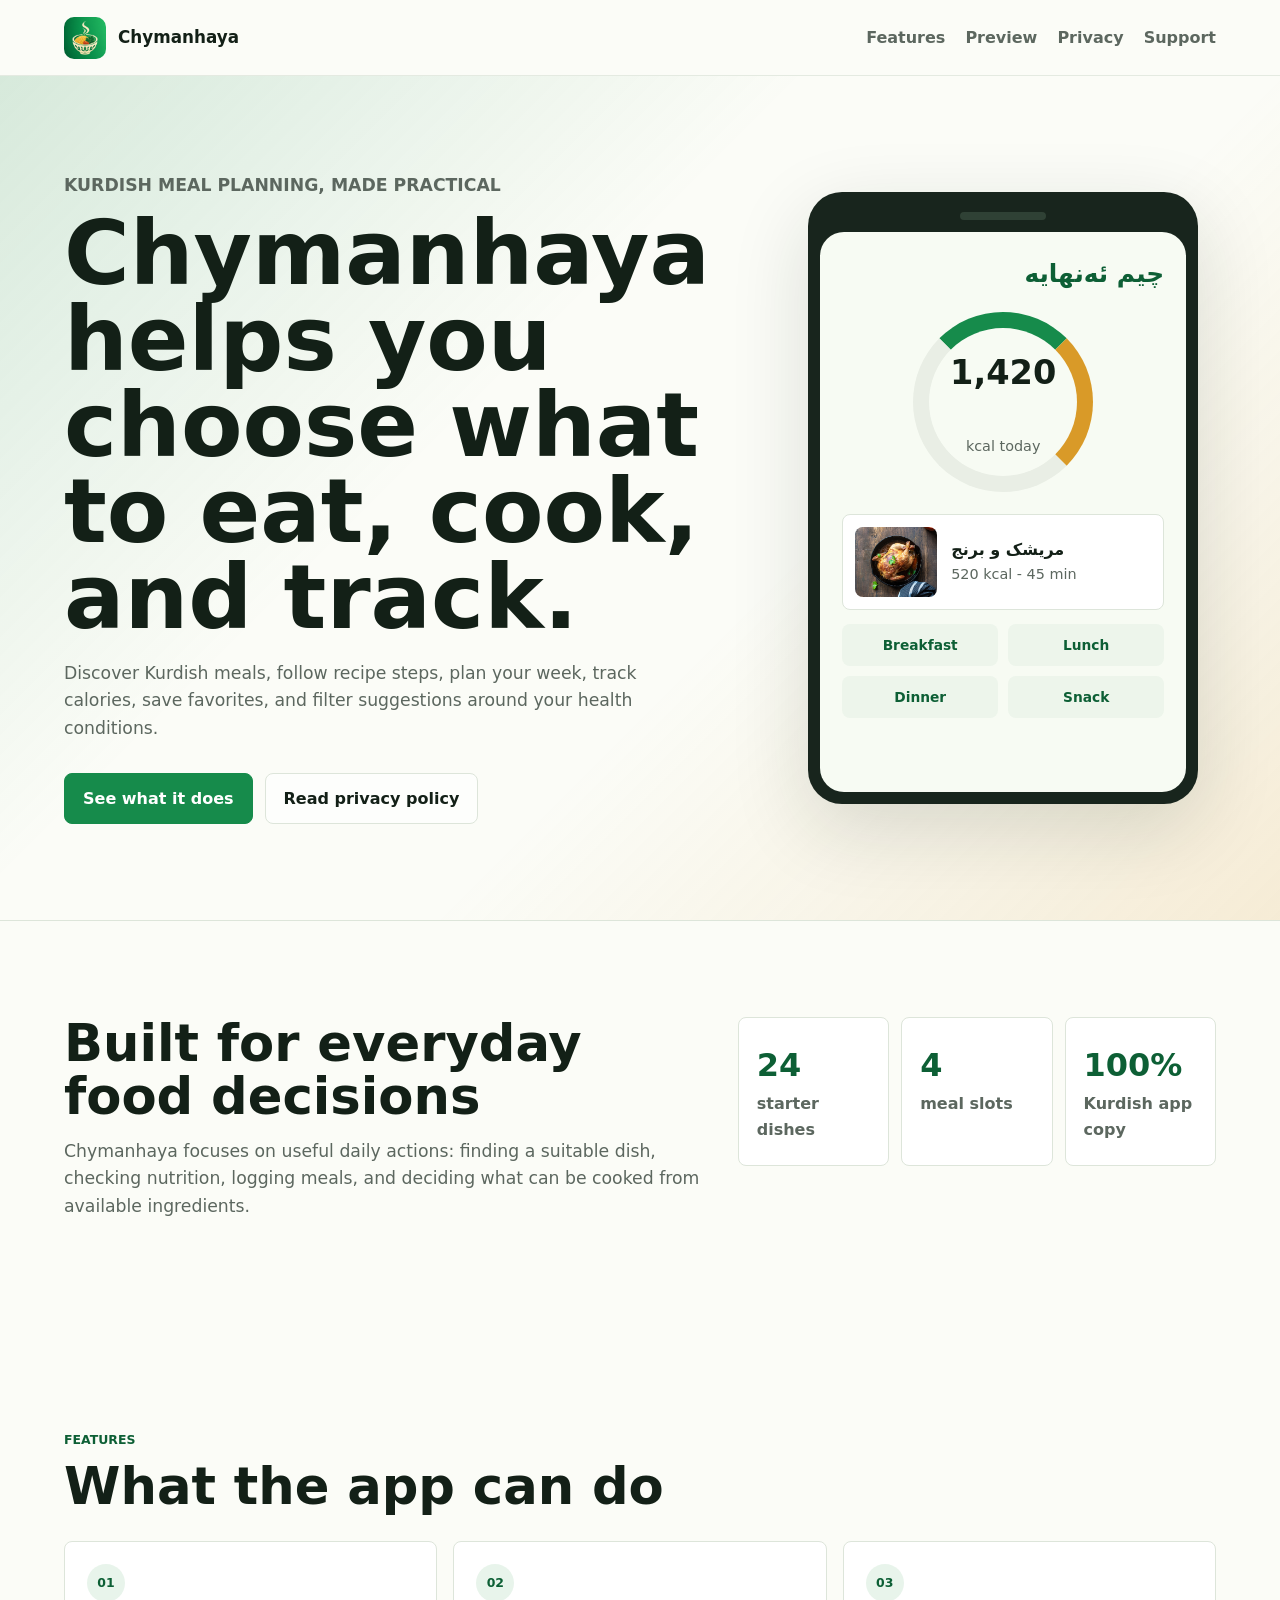
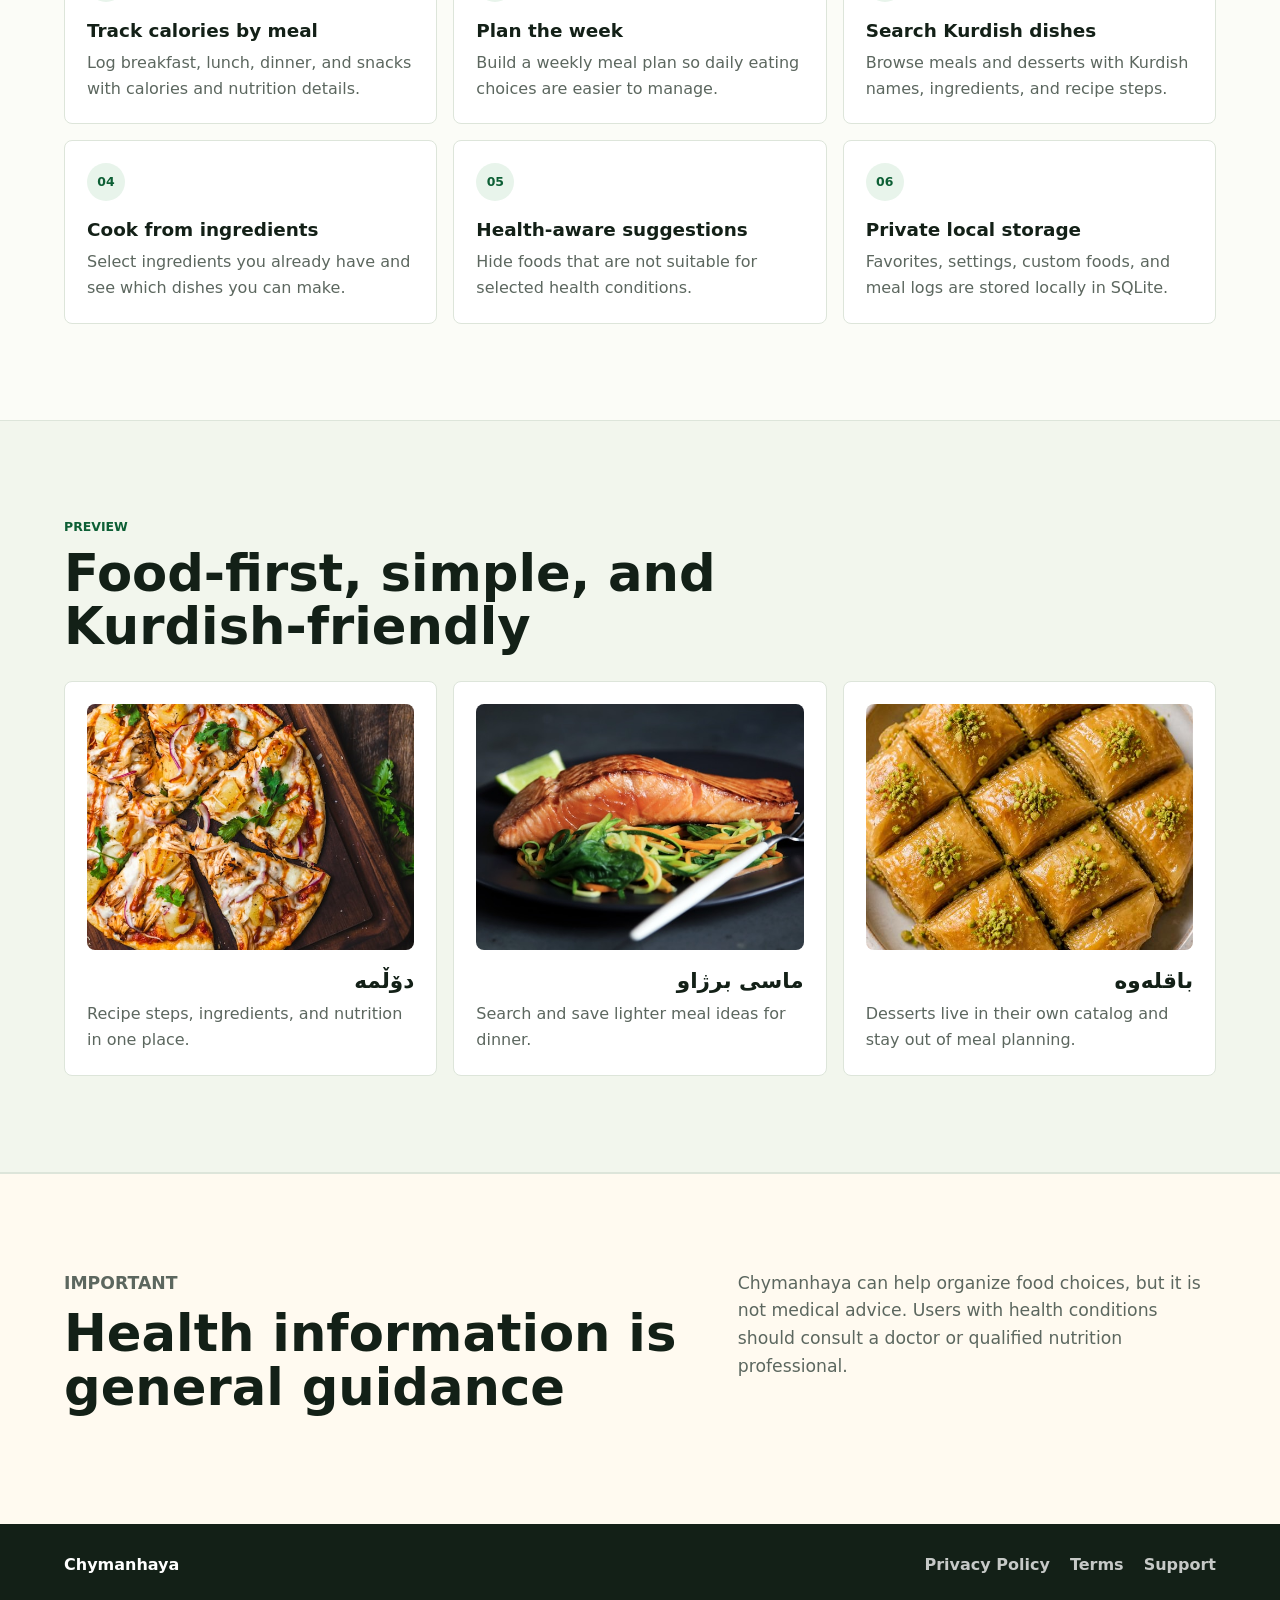
<file: index.html>
<!doctype html>
<html lang="en">
  <head>
    <meta charset="utf-8">
    <meta name="viewport" content="width=device-width, initial-scale=1">
    <title>Chymanhaya - Kurdish Food & Calorie Tracker</title>
    <meta
      name="description"
      content="Chymanhaya helps Kurdish speakers discover meals, plan their week, track calories, save favorites, and get food suggestions from ingredients."
    >
    <meta property="og:title" content="Chymanhaya">
    <meta
      property="og:description"
      content="A Kurdish food and calorie tracking app with meal planning, search, favorites, recipes, and health-aware suggestions."
    >
    <meta property="og:image" content="assets/app-icon.png">
    <meta name="theme-color" content="#168B4B">
    <link rel="icon" href="assets/app-icon.png">
    <link rel="stylesheet" href="styles.css">
  </head>
  <body>
    <header class="site-header">
      <a class="brand" href="index.html" aria-label="Chymanhaya home">
        <img src="assets/app-icon.png" alt="">
        <span>Chymanhaya</span>
      </a>
      <nav aria-label="Main navigation">
        <a href="#features">Features</a>
        <a href="#screens">Preview</a>
        <a href="privacy.html">Privacy</a>
        <a href="support.html">Support</a>
      </nav>
    </header>

    <main>
      <section class="hero">
        <div class="hero-copy">
          <p class="eyebrow">Kurdish meal planning, made practical</p>
          <h1>Chymanhaya helps you choose what to eat, cook, and track.</h1>
          <p>
            Discover Kurdish meals, follow recipe steps, plan your week, track calories, save
            favorites, and filter suggestions around your health conditions.
          </p>
          <div class="actions">
            <a class="button primary" href="#features">See what it does</a>
            <a class="button secondary" href="privacy.html">Read privacy policy</a>
          </div>
        </div>
        <div class="phone" aria-label="App preview">
          <div class="phone-top">
            <span></span>
          </div>
          <div class="phone-screen">
            <div class="app-title">چیم ئەنهایە</div>
            <div class="calorie-ring">
              <strong>1,420</strong>
              <span>kcal today</span>
            </div>
            <div class="meal-card">
              <img src="assets/meal-chicken-rice.jpg" alt="Chicken and rice meal">
              <div>
                <strong>مریشک و برنج</strong>
                <span>520 kcal - 45 min</span>
              </div>
            </div>
            <div class="meal-grid">
              <span>Breakfast</span>
              <span>Lunch</span>
              <span>Dinner</span>
              <span>Snack</span>
            </div>
          </div>
        </div>
      </section>

      <section class="section intro">
        <div>
          <h2>Built for everyday food decisions</h2>
          <p>
            Chymanhaya focuses on useful daily actions: finding a suitable dish, checking
            nutrition, logging meals, and deciding what can be cooked from available ingredients.
          </p>
        </div>
        <dl class="stats">
          <div>
            <dt>24</dt>
            <dd>starter dishes</dd>
          </div>
          <div>
            <dt>4</dt>
            <dd>meal slots</dd>
          </div>
          <div>
            <dt>100%</dt>
            <dd>Kurdish app copy</dd>
          </div>
        </dl>
      </section>

      <section class="section" id="features">
        <div class="section-heading">
          <p class="eyebrow">Features</p>
          <h2>What the app can do</h2>
        </div>
        <div class="feature-grid">
          <article>
            <span class="icon">01</span>
            <h3>Track calories by meal</h3>
            <p>Log breakfast, lunch, dinner, and snacks with calories and nutrition details.</p>
          </article>
          <article>
            <span class="icon">02</span>
            <h3>Plan the week</h3>
            <p>Build a weekly meal plan so daily eating choices are easier to manage.</p>
          </article>
          <article>
            <span class="icon">03</span>
            <h3>Search Kurdish dishes</h3>
            <p>Browse meals and desserts with Kurdish names, ingredients, and recipe steps.</p>
          </article>
          <article>
            <span class="icon">04</span>
            <h3>Cook from ingredients</h3>
            <p>Select ingredients you already have and see which dishes you can make.</p>
          </article>
          <article>
            <span class="icon">05</span>
            <h3>Health-aware suggestions</h3>
            <p>Hide foods that are not suitable for selected health conditions.</p>
          </article>
          <article>
            <span class="icon">06</span>
            <h3>Private local storage</h3>
            <p>Favorites, settings, custom foods, and meal logs are stored locally in SQLite.</p>
          </article>
        </div>
      </section>

      <section class="section gallery" id="screens">
        <div class="section-heading">
          <p class="eyebrow">Preview</p>
          <h2>Food-first, simple, and Kurdish-friendly</h2>
        </div>
        <div class="dish-row">
          <article>
            <img src="assets/meal-dolma.jpg" alt="Dolma dish">
            <h3>دۆڵمە</h3>
            <p>Recipe steps, ingredients, and nutrition in one place.</p>
          </article>
          <article>
            <img src="assets/meal-fish.jpg" alt="Grilled fish dish">
            <h3>ماسی برژاو</h3>
            <p>Search and save lighter meal ideas for dinner.</p>
          </article>
          <article>
            <img src="assets/dessert-baklava.jpg" alt="Baklava dessert">
            <h3>باقلەوە</h3>
            <p>Desserts live in their own catalog and stay out of meal planning.</p>
          </article>
        </div>
      </section>

      <section class="section notice">
        <div>
          <p class="eyebrow">Important</p>
          <h2>Health information is general guidance</h2>
        </div>
        <p>
          Chymanhaya can help organize food choices, but it is not medical advice. Users with
          health conditions should consult a doctor or qualified nutrition professional.
        </p>
      </section>
    </main>

    <footer>
      <span>Chymanhaya</span>
      <nav aria-label="Footer navigation">
        <a href="privacy.html">Privacy Policy</a>
        <a href="terms.html">Terms</a>
        <a href="support.html">Support</a>
      </nav>
    </footer>
  </body>
</html>
</file>
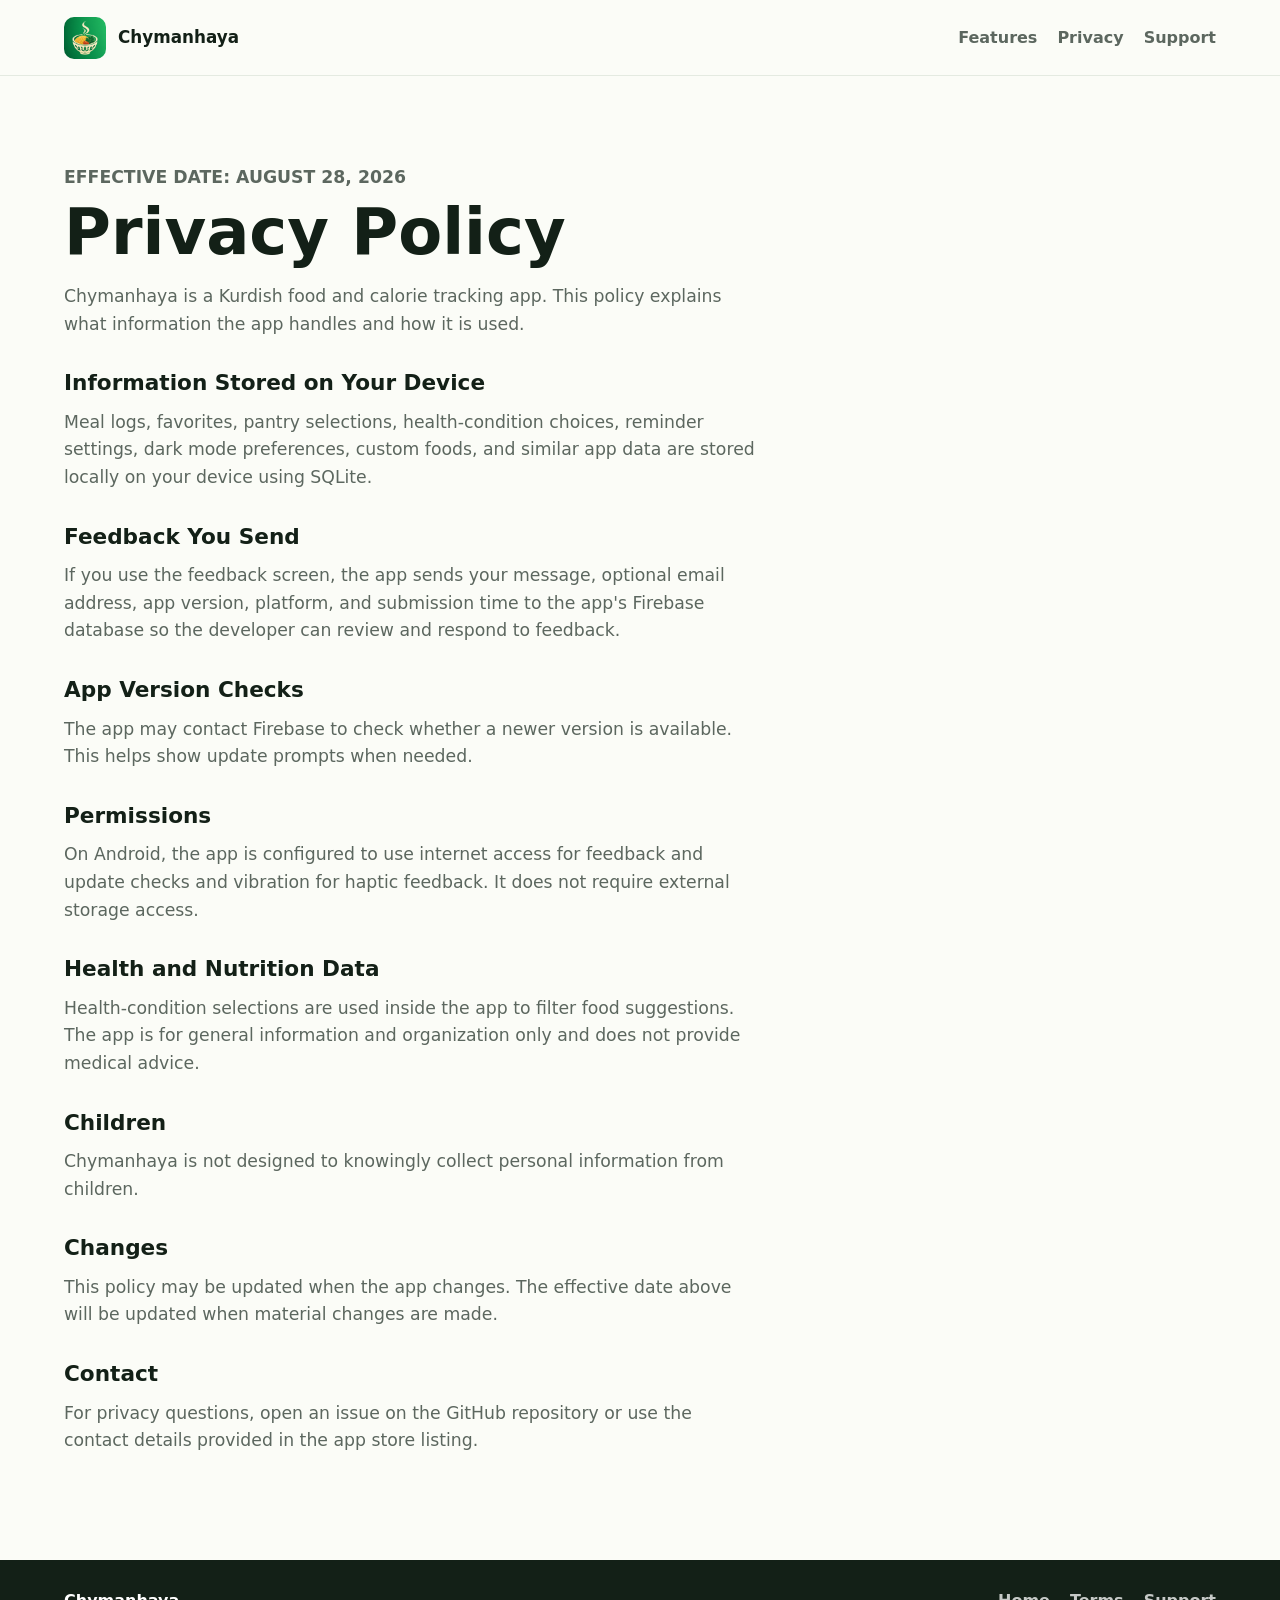
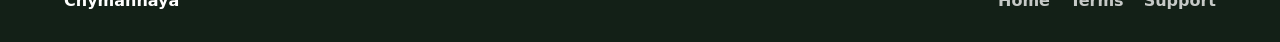
<file: privacy.html>
<!doctype html>
<html lang="en">
  <head>
    <meta charset="utf-8">
    <meta name="viewport" content="width=device-width, initial-scale=1">
    <title>Privacy Policy - Chymanhaya</title>
    <meta name="description" content="Privacy Policy for the Chymanhaya mobile app.">
    <meta name="theme-color" content="#168B4B">
    <link rel="icon" href="assets/app-icon.png">
    <link rel="stylesheet" href="styles.css">
  </head>
  <body>
    <header class="site-header compact">
      <a class="brand" href="index.html" aria-label="Chymanhaya home">
        <img src="assets/app-icon.png" alt="">
        <span>Chymanhaya</span>
      </a>
      <nav aria-label="Main navigation">
        <a href="index.html#features">Features</a>
        <a href="privacy.html">Privacy</a>
        <a href="support.html">Support</a>
      </nav>
    </header>

    <main class="legal">
      <p class="eyebrow">Effective date: August 28, 2026</p>
      <h1>Privacy Policy</h1>
      <p>
        Chymanhaya is a Kurdish food and calorie tracking app. This policy explains what
        information the app handles and how it is used.
      </p>

      <h2>Information Stored on Your Device</h2>
      <p>
        Meal logs, favorites, pantry selections, health-condition choices, reminder settings,
        dark mode preferences, custom foods, and similar app data are stored locally on your
        device using SQLite.
      </p>

      <h2>Feedback You Send</h2>
      <p>
        If you use the feedback screen, the app sends your message, optional email address,
        app version, platform, and submission time to the app's Firebase database so the
        developer can review and respond to feedback.
      </p>

      <h2>App Version Checks</h2>
      <p>
        The app may contact Firebase to check whether a newer version is available. This helps
        show update prompts when needed.
      </p>

      <h2>Permissions</h2>
      <p>
        On Android, the app is configured to use internet access for feedback and update checks
        and vibration for haptic feedback. It does not require external storage access.
      </p>

      <h2>Health and Nutrition Data</h2>
      <p>
        Health-condition selections are used inside the app to filter food suggestions. The app
        is for general information and organization only and does not provide medical advice.
      </p>

      <h2>Children</h2>
      <p>
        Chymanhaya is not designed to knowingly collect personal information from children.
      </p>

      <h2>Changes</h2>
      <p>
        This policy may be updated when the app changes. The effective date above will be
        updated when material changes are made.
      </p>

      <h2>Contact</h2>
      <p>
        For privacy questions, open an issue on the GitHub repository or use the contact details
        provided in the app store listing.
      </p>
    </main>

    <footer>
      <span>Chymanhaya</span>
      <nav aria-label="Footer navigation">
        <a href="index.html">Home</a>
        <a href="terms.html">Terms</a>
        <a href="support.html">Support</a>
      </nav>
    </footer>
  </body>
</html>
</file>
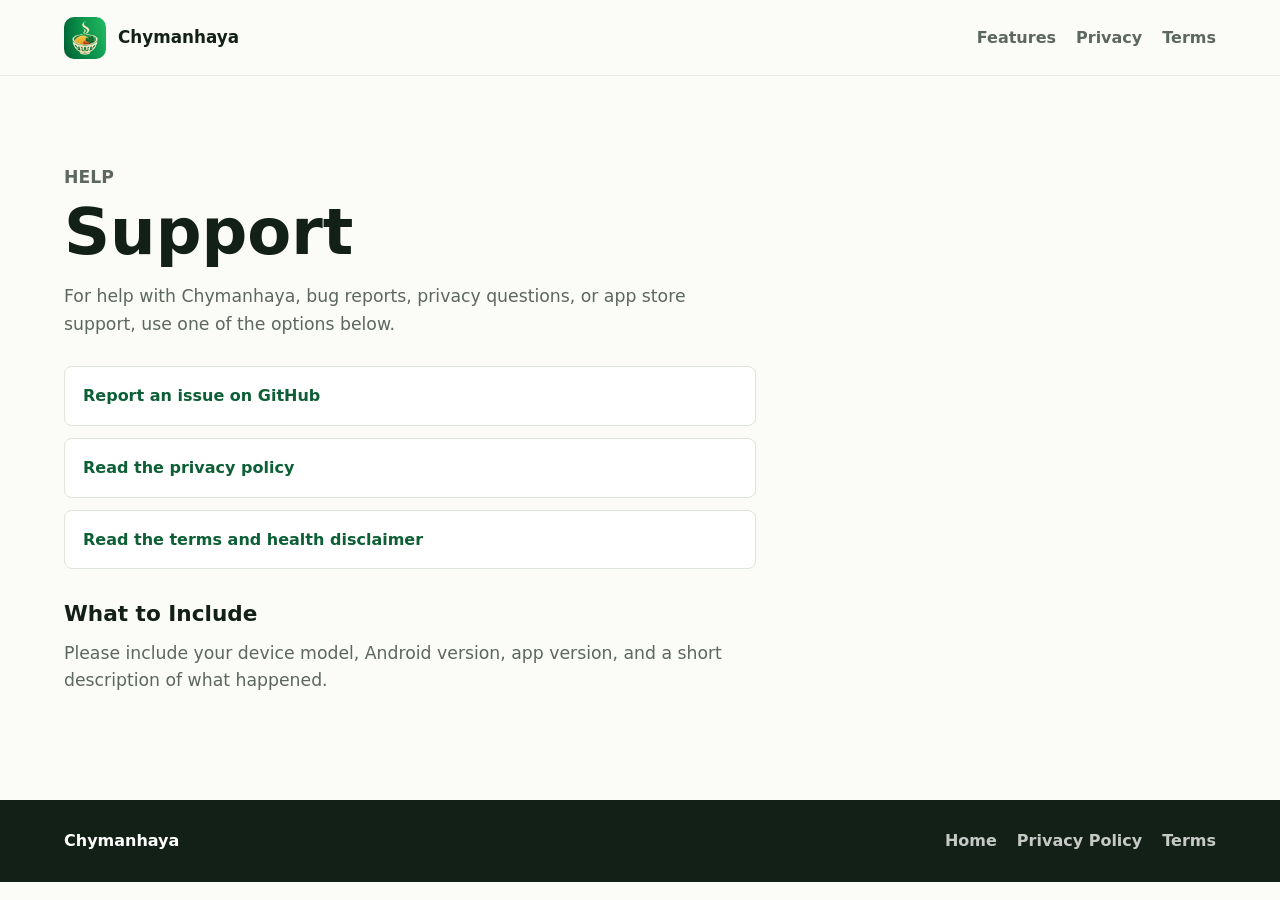
<file: support.html>
<!doctype html>
<html lang="en">
  <head>
    <meta charset="utf-8">
    <meta name="viewport" content="width=device-width, initial-scale=1">
    <title>Support - Chymanhaya</title>
    <meta name="description" content="Support information for Chymanhaya.">
    <meta name="theme-color" content="#168B4B">
    <link rel="icon" href="assets/app-icon.png">
    <link rel="stylesheet" href="styles.css">
  </head>
  <body>
    <header class="site-header compact">
      <a class="brand" href="index.html" aria-label="Chymanhaya home">
        <img src="assets/app-icon.png" alt="">
        <span>Chymanhaya</span>
      </a>
      <nav aria-label="Main navigation">
        <a href="index.html#features">Features</a>
        <a href="privacy.html">Privacy</a>
        <a href="terms.html">Terms</a>
      </nav>
    </header>

    <main class="legal">
      <p class="eyebrow">Help</p>
      <h1>Support</h1>
      <p>
        For help with Chymanhaya, bug reports, privacy questions, or app store support, use one
        of the options below.
      </p>

      <div class="support-list">
        <a href="https://github.com/AuderHama/Chymanhaya/issues">Report an issue on GitHub</a>
        <a href="privacy.html">Read the privacy policy</a>
        <a href="terms.html">Read the terms and health disclaimer</a>
      </div>

      <h2>What to Include</h2>
      <p>
        Please include your device model, Android version, app version, and a short description
        of what happened.
      </p>
    </main>

    <footer>
      <span>Chymanhaya</span>
      <nav aria-label="Footer navigation">
        <a href="index.html">Home</a>
        <a href="privacy.html">Privacy Policy</a>
        <a href="terms.html">Terms</a>
      </nav>
    </footer>
  </body>
</html>
</file>
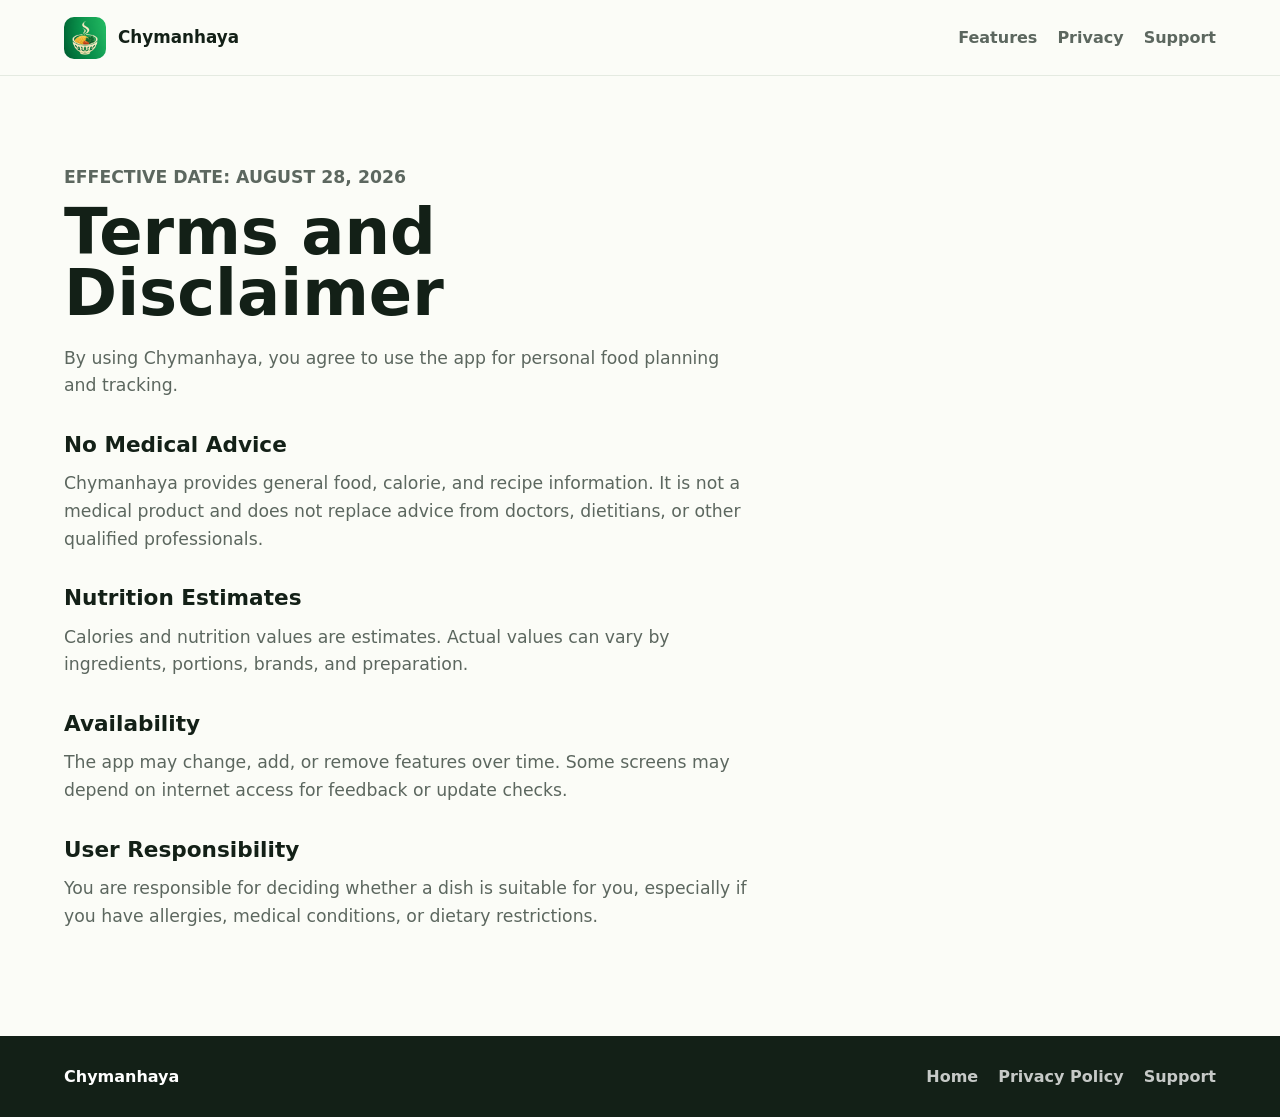
<file: terms.html>
<!doctype html>
<html lang="en">
  <head>
    <meta charset="utf-8">
    <meta name="viewport" content="width=device-width, initial-scale=1">
    <title>Terms - Chymanhaya</title>
    <meta name="description" content="Terms and health disclaimer for Chymanhaya.">
    <meta name="theme-color" content="#168B4B">
    <link rel="icon" href="assets/app-icon.png">
    <link rel="stylesheet" href="styles.css">
  </head>
  <body>
    <header class="site-header compact">
      <a class="brand" href="index.html" aria-label="Chymanhaya home">
        <img src="assets/app-icon.png" alt="">
        <span>Chymanhaya</span>
      </a>
      <nav aria-label="Main navigation">
        <a href="index.html#features">Features</a>
        <a href="privacy.html">Privacy</a>
        <a href="support.html">Support</a>
      </nav>
    </header>

    <main class="legal">
      <p class="eyebrow">Effective date: August 28, 2026</p>
      <h1>Terms and Disclaimer</h1>
      <p>
        By using Chymanhaya, you agree to use the app for personal food planning and tracking.
      </p>

      <h2>No Medical Advice</h2>
      <p>
        Chymanhaya provides general food, calorie, and recipe information. It is not a medical
        product and does not replace advice from doctors, dietitians, or other qualified
        professionals.
      </p>

      <h2>Nutrition Estimates</h2>
      <p>
        Calories and nutrition values are estimates. Actual values can vary by ingredients,
        portions, brands, and preparation.
      </p>

      <h2>Availability</h2>
      <p>
        The app may change, add, or remove features over time. Some screens may depend on
        internet access for feedback or update checks.
      </p>

      <h2>User Responsibility</h2>
      <p>
        You are responsible for deciding whether a dish is suitable for you, especially if you
        have allergies, medical conditions, or dietary restrictions.
      </p>
    </main>

    <footer>
      <span>Chymanhaya</span>
      <nav aria-label="Footer navigation">
        <a href="index.html">Home</a>
        <a href="privacy.html">Privacy Policy</a>
        <a href="support.html">Support</a>
      </nav>
    </footer>
  </body>
</html>
</file>
<file: styles.css>
:root {
  color-scheme: light;
  --ink: #132017;
  --muted: #5c675f;
  --paper: #fbfcf7;
  --surface: #ffffff;
  --line: #dde5da;
  --green: #168b4b;
  --green-dark: #0d5f35;
  --gold: #d99a28;
  --rose: #c85a58;
  --blue: #2f6f88;
  --shadow: 0 24px 80px rgba(19, 32, 23, 0.14);
}

* {
  box-sizing: border-box;
}

html {
  scroll-behavior: smooth;
}

body {
  margin: 0;
  background: var(--paper);
  color: var(--ink);
  font-family:
    Inter, ui-sans-serif, system-ui, -apple-system, BlinkMacSystemFont, "Segoe UI", sans-serif;
  line-height: 1.6;
}

img {
  display: block;
  max-width: 100%;
}

a {
  color: inherit;
  text-decoration: none;
}

.site-header {
  position: sticky;
  top: 0;
  z-index: 10;
  display: flex;
  align-items: center;
  justify-content: space-between;
  gap: 24px;
  min-height: 76px;
  padding: 14px clamp(20px, 5vw, 72px);
  background: rgba(251, 252, 247, 0.92);
  border-bottom: 1px solid rgba(221, 229, 218, 0.78);
  backdrop-filter: blur(18px);
}

.site-header.compact {
  position: static;
}

.brand {
  display: inline-flex;
  align-items: center;
  gap: 12px;
  font-size: 1.05rem;
  font-weight: 800;
}

.brand img {
  width: 42px;
  height: 42px;
  border-radius: 10px;
}

nav {
  display: flex;
  flex-wrap: wrap;
  align-items: center;
  justify-content: flex-end;
  gap: 8px 20px;
  color: var(--muted);
  font-weight: 700;
}

nav a:hover {
  color: var(--green-dark);
}

.hero {
  display: grid;
  grid-template-columns: minmax(0, 1.1fr) minmax(310px, 0.72fr);
  gap: clamp(28px, 6vw, 76px);
  align-items: center;
  min-height: calc(100vh - 76px);
  padding: clamp(48px, 8vw, 96px) clamp(20px, 5vw, 72px);
  background:
    linear-gradient(135deg, rgba(22, 139, 75, 0.16), transparent 38%),
    linear-gradient(315deg, rgba(216, 154, 40, 0.16), transparent 40%),
    var(--paper);
}

.hero-copy {
  max-width: 760px;
}

.eyebrow {
  margin: 0 0 10px;
  color: var(--green-dark);
  font-size: 0.78rem;
  font-weight: 900;
  letter-spacing: 0;
  text-transform: uppercase;
}

h1,
h2,
h3,
p {
  margin-top: 0;
}

h1 {
  max-width: 780px;
  margin-bottom: 20px;
  font-size: clamp(2.9rem, 7vw, 5.8rem);
  line-height: 0.96;
}

h2 {
  margin-bottom: 14px;
  font-size: clamp(2rem, 4vw, 3.4rem);
  line-height: 1.04;
}

h3 {
  margin-bottom: 8px;
  font-size: 1.15rem;
  line-height: 1.2;
}

.hero p,
.intro p,
.notice p,
.legal p {
  color: var(--muted);
  font-size: 1.08rem;
}

.actions {
  display: flex;
  flex-wrap: wrap;
  gap: 12px;
  margin-top: 30px;
}

.button {
  display: inline-flex;
  align-items: center;
  min-height: 48px;
  padding: 12px 18px;
  border: 1px solid var(--line);
  border-radius: 8px;
  font-weight: 900;
}

.button.primary {
  background: var(--green);
  border-color: var(--green);
  color: #ffffff;
}

.button.secondary {
  background: rgba(255, 255, 255, 0.68);
}

.phone {
  width: min(100%, 390px);
  justify-self: center;
  padding: 12px;
  background: #18251d;
  border-radius: 34px;
  box-shadow: var(--shadow);
}

.phone-top {
  display: flex;
  justify-content: center;
  height: 28px;
}

.phone-top span {
  width: 86px;
  height: 8px;
  margin-top: 8px;
  background: #2f4135;
  border-radius: 20px;
}

.phone-screen {
  min-height: 560px;
  padding: 22px;
  background: #f7fbf3;
  border-radius: 24px;
}

.app-title {
  margin-bottom: 18px;
  color: var(--green-dark);
  direction: rtl;
  font-size: 1.55rem;
  font-weight: 900;
}

.calorie-ring {
  display: grid;
  place-items: center;
  width: 180px;
  height: 180px;
  margin: 0 auto 22px;
  border: 16px solid #e9eee5;
  border-top-color: var(--green);
  border-right-color: var(--gold);
  border-radius: 999px;
  text-align: center;
}

.calorie-ring strong {
  display: block;
  font-size: 2.1rem;
}

.calorie-ring span,
.meal-card span {
  display: block;
  color: var(--muted);
  font-size: 0.9rem;
}

.meal-card {
  display: grid;
  grid-template-columns: 82px 1fr;
  gap: 14px;
  align-items: center;
  padding: 12px;
  background: #ffffff;
  border: 1px solid var(--line);
  border-radius: 8px;
}

.meal-card img {
  width: 82px;
  height: 70px;
  object-fit: cover;
  border-radius: 8px;
}

.meal-grid {
  display: grid;
  grid-template-columns: repeat(2, 1fr);
  gap: 10px;
  margin-top: 14px;
}

.meal-grid span {
  min-height: 42px;
  padding: 10px;
  background: #edf5eb;
  border-radius: 8px;
  color: var(--green-dark);
  font-size: 0.86rem;
  font-weight: 900;
  text-align: center;
}

.section {
  padding: clamp(56px, 8vw, 96px) clamp(20px, 5vw, 72px);
}

.intro,
.notice {
  display: grid;
  grid-template-columns: minmax(0, 1fr) minmax(280px, 0.75fr);
  gap: 36px;
  align-items: start;
  border-top: 1px solid var(--line);
}

.stats {
  display: grid;
  grid-template-columns: repeat(3, 1fr);
  gap: 12px;
  margin: 0;
}

.stats div {
  padding: 22px 18px;
  background: var(--surface);
  border: 1px solid var(--line);
  border-radius: 8px;
}

.stats dt {
  color: var(--green-dark);
  font-size: 2rem;
  font-weight: 900;
}

.stats dd {
  margin: 0;
  color: var(--muted);
  font-weight: 700;
}

.section-heading {
  max-width: 760px;
  margin-bottom: 28px;
}

.feature-grid {
  display: grid;
  grid-template-columns: repeat(3, minmax(0, 1fr));
  gap: 16px;
}

.feature-grid article,
.dish-row article {
  padding: 22px;
  background: var(--surface);
  border: 1px solid var(--line);
  border-radius: 8px;
}

.feature-grid p,
.dish-row p {
  margin-bottom: 0;
  color: var(--muted);
}

.icon {
  display: inline-flex;
  align-items: center;
  justify-content: center;
  width: 38px;
  height: 38px;
  margin-bottom: 18px;
  background: #e8f4eb;
  border-radius: 999px;
  color: var(--green-dark);
  font-size: 0.78rem;
  font-weight: 900;
}

.gallery {
  background: #f2f6ed;
  border-top: 1px solid var(--line);
  border-bottom: 1px solid var(--line);
}

.dish-row {
  display: grid;
  grid-template-columns: repeat(3, minmax(0, 1fr));
  gap: 16px;
}

.dish-row img {
  width: 100%;
  aspect-ratio: 4 / 3;
  margin-bottom: 18px;
  object-fit: cover;
  border-radius: 8px;
}

.dish-row h3 {
  direction: rtl;
  font-size: 1.35rem;
}

.notice {
  background: #fffaf0;
}

.legal {
  max-width: 820px;
  min-height: 70vh;
  padding: clamp(48px, 8vw, 88px) clamp(20px, 5vw, 72px);
}

.legal h1 {
  font-size: clamp(2.4rem, 5vw, 4rem);
}

.legal h2 {
  margin-top: 34px;
  font-size: 1.35rem;
}

.support-list {
  display: grid;
  gap: 12px;
  margin: 28px 0;
}

.support-list a {
  padding: 16px 18px;
  background: var(--surface);
  border: 1px solid var(--line);
  border-radius: 8px;
  color: var(--green-dark);
  font-weight: 900;
}

footer {
  display: flex;
  align-items: center;
  justify-content: space-between;
  gap: 20px;
  padding: 28px clamp(20px, 5vw, 72px);
  background: #132017;
  color: #ffffff;
}

footer span {
  font-weight: 900;
}

footer nav {
  color: rgba(255, 255, 255, 0.76);
}

footer nav a:hover {
  color: #ffffff;
}

@media (max-width: 900px) {
  .site-header,
  footer {
    align-items: flex-start;
    flex-direction: column;
  }

  .site-header nav,
  footer nav {
    justify-content: flex-start;
  }

  .hero,
  .intro,
  .notice,
  .feature-grid,
  .dish-row {
    grid-template-columns: 1fr;
  }

  .hero {
    min-height: auto;
  }

  .stats {
    grid-template-columns: 1fr;
  }
}

@media (max-width: 520px) {
  h1 {
    font-size: 2.6rem;
  }

  .phone-screen {
    min-height: 500px;
    padding: 16px;
  }

  .meal-card {
    grid-template-columns: 1fr;
  }

  .meal-card img {
    width: 100%;
    height: 150px;
  }
}
</file>
